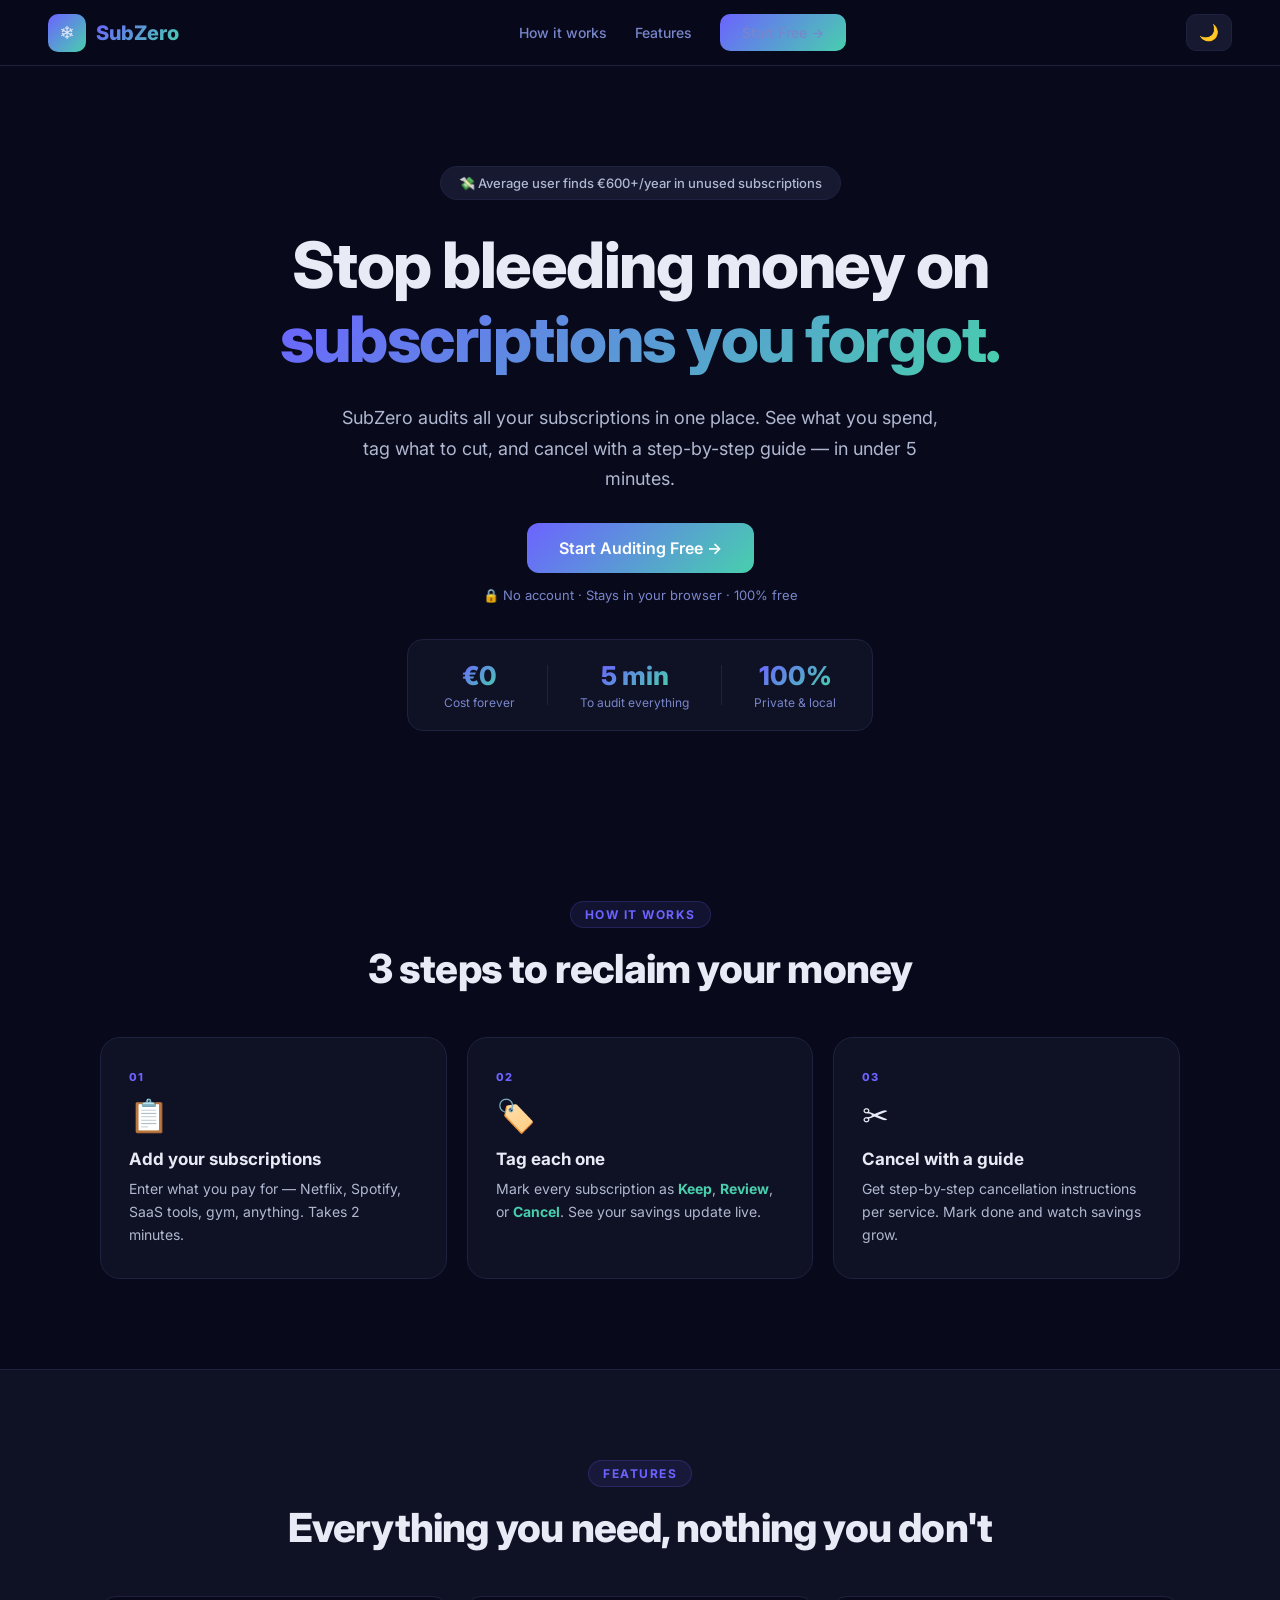
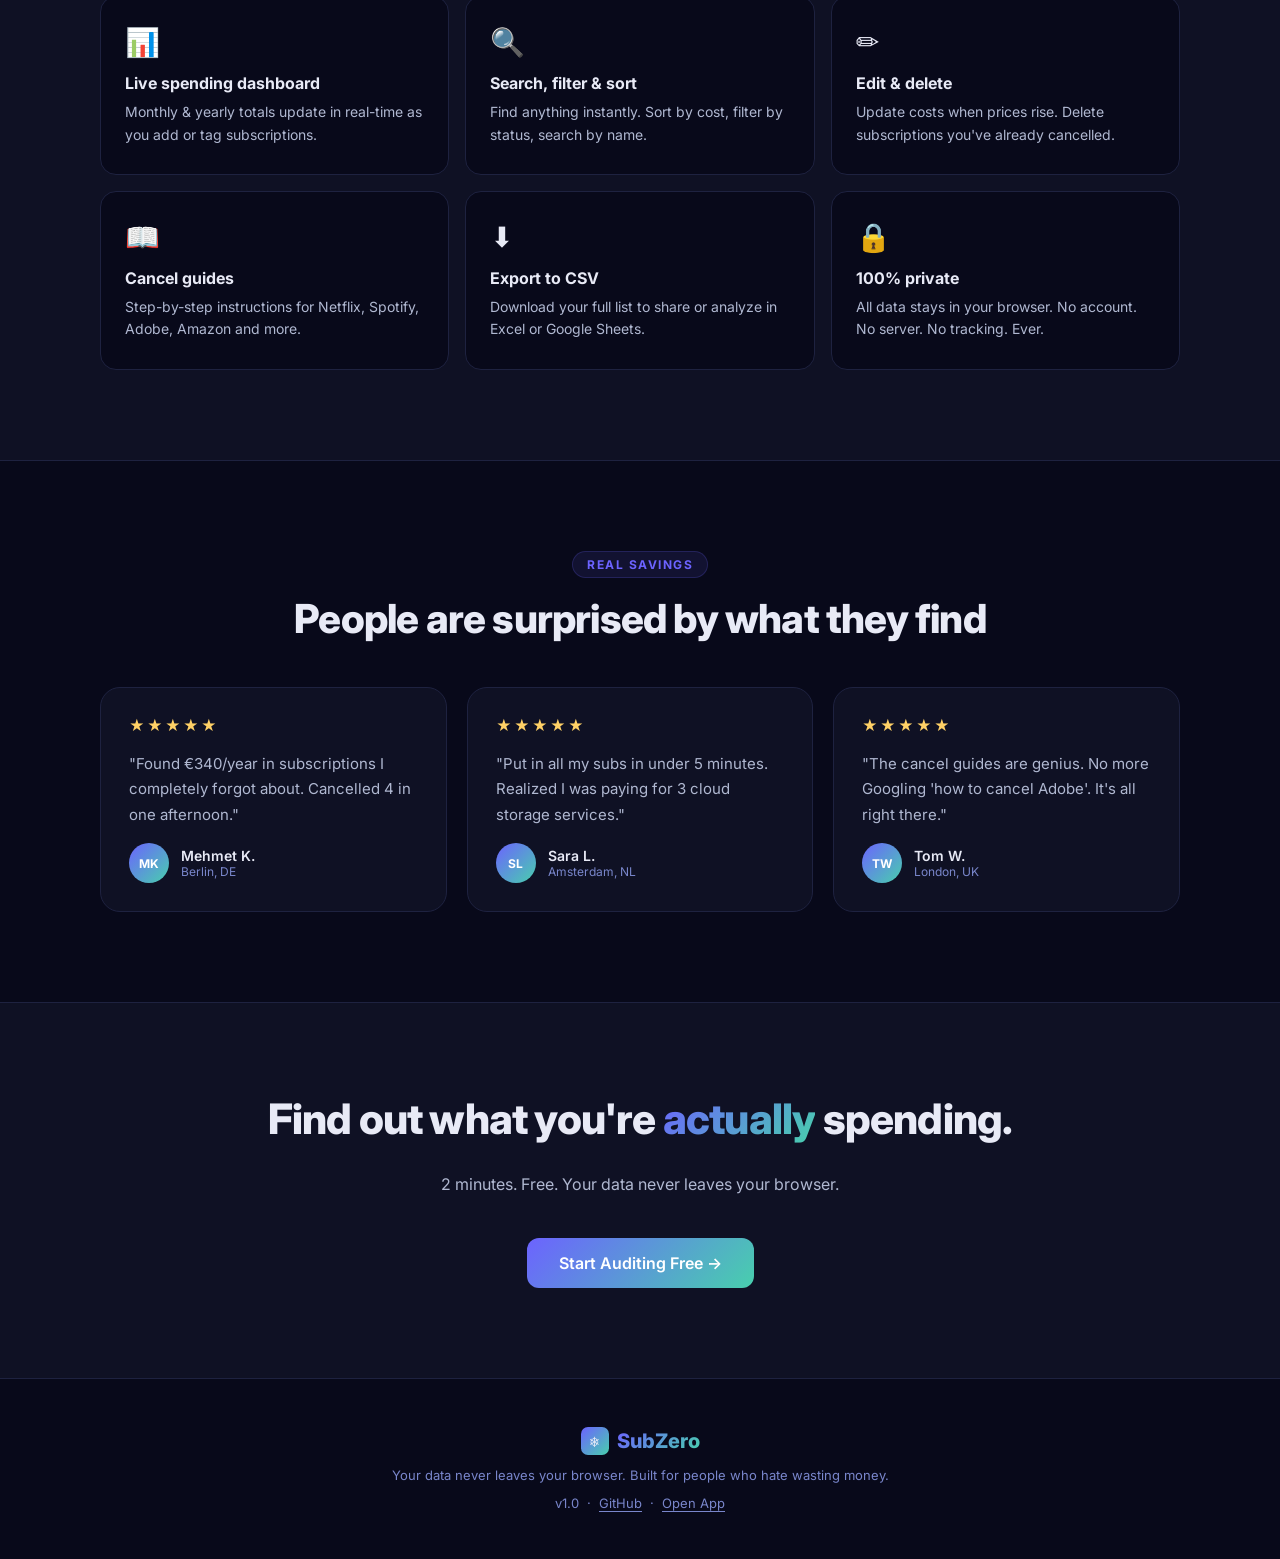
<file: index.html>
<!DOCTYPE html>
<html lang="en" data-theme="dark">
<head>
  <meta charset="UTF-8" />
  <meta name="viewport" content="width=device-width, initial-scale=1.0" />
  <title>SubZero – Stop Paying for Subscriptions You Don't Use</title>
  <meta name="description" content="SubZero helps you track, audit and cancel subscriptions you're wasting money on. Free. Private. No sign-up." />
  <link rel="preconnect" href="https://fonts.googleapis.com" />
  <link rel="preconnect" href="https://fonts.gstatic.com" crossorigin />
  <link href="https://fonts.googleapis.com/css2?family=Inter:wght@400;500;600;700;800&display=swap" rel="stylesheet" />
  <link rel="stylesheet" href="assets/css/main.css" />
</head>
<body>

  <!-- NAVBAR -->
  <nav class="navbar">
    <div class="nav-logo">
      <div class="logo-icon">❄</div>
      <span class="logo-text">SubZero</span>
    </div>
    <div class="nav-links">
      <a href="#how-it-works">How it works</a>
      <a href="#features">Features</a>
      <a href="pages/app.html" class="btn btn-primary">Start Free →</a>
    </div>
    <button class="btn-icon" onclick="toggleTheme()" id="theme-btn" title="Toggle theme">🌙</button>
  </nav>

  <!-- HERO -->
  <section class="hero">
    <div class="hero-inner">
      <div class="hero-badge">💸 Average user finds €600+/year in unused subscriptions</div>
      <h1 class="hero-title">
        Stop bleeding money on<br />
        <span class="gradient-text">subscriptions you forgot.</span>
      </h1>
      <p class="hero-sub">
        SubZero audits all your subscriptions in one place. See what you spend,
        tag what to cut, and cancel with a step-by-step guide — in under 5 minutes.
      </p>
      <div class="hero-cta">
        <a href="pages/app.html" class="btn btn-primary btn-lg">Start Auditing Free →</a>
        <span class="hero-note">🔒 No account · Stays in your browser · 100% free</span>
      </div>
      <div class="hero-stats">
        <div class="hero-stat">
          <span class="stat-val">€0</span>
          <span class="stat-lbl">Cost forever</span>
        </div>
        <div class="hero-divider"></div>
        <div class="hero-stat">
          <span class="stat-val">5 min</span>
          <span class="stat-lbl">To audit everything</span>
        </div>
        <div class="hero-divider"></div>
        <div class="hero-stat">
          <span class="stat-val">100%</span>
          <span class="stat-lbl">Private & local</span>
        </div>
      </div>
    </div>
  </section>

  <!-- HOW IT WORKS -->
  <section class="section" id="how-it-works">
    <div class="section-inner">
      <p class="section-tag">How it works</p>
      <h2 class="section-title">3 steps to reclaim your money</h2>
      <div class="steps-grid">
        <div class="step-card">
          <div class="step-num">01</div>
          <div class="step-icon">📋</div>
          <h3>Add your subscriptions</h3>
          <p>Enter what you pay for — Netflix, Spotify, SaaS tools, gym, anything. Takes 2 minutes.</p>
        </div>
        <div class="step-card">
          <div class="step-num">02</div>
          <div class="step-icon">🏷️</div>
          <h3>Tag each one</h3>
          <p>Mark every subscription as <strong>Keep</strong>, <strong>Review</strong>, or <strong>Cancel</strong>. See your savings update live.</p>
        </div>
        <div class="step-card">
          <div class="step-num">03</div>
          <div class="step-icon">✂️</div>
          <h3>Cancel with a guide</h3>
          <p>Get step-by-step cancellation instructions per service. Mark done and watch savings grow.</p>
        </div>
      </div>
    </div>
  </section>

  <!-- FEATURES -->
  <section class="section section-alt" id="features">
    <div class="section-inner">
      <p class="section-tag">Features</p>
      <h2 class="section-title">Everything you need, nothing you don't</h2>
      <div class="features-grid">
        <div class="feature-card">
          <div class="feature-icon">📊</div>
          <h3>Live spending dashboard</h3>
          <p>Monthly & yearly totals update in real-time as you add or tag subscriptions.</p>
        </div>
        <div class="feature-card">
          <div class="feature-icon">🔍</div>
          <h3>Search, filter & sort</h3>
          <p>Find anything instantly. Sort by cost, filter by status, search by name.</p>
        </div>
        <div class="feature-card">
          <div class="feature-icon">✏️</div>
          <h3>Edit & delete</h3>
          <p>Update costs when prices rise. Delete subscriptions you've already cancelled.</p>
        </div>
        <div class="feature-card">
          <div class="feature-icon">📖</div>
          <h3>Cancel guides</h3>
          <p>Step-by-step instructions for Netflix, Spotify, Adobe, Amazon and more.</p>
        </div>
        <div class="feature-card">
          <div class="feature-icon">⬇️</div>
          <h3>Export to CSV</h3>
          <p>Download your full list to share or analyze in Excel or Google Sheets.</p>
        </div>
        <div class="feature-card">
          <div class="feature-icon">🔒</div>
          <h3>100% private</h3>
          <p>All data stays in your browser. No account. No server. No tracking. Ever.</p>
        </div>
      </div>
    </div>
  </section>

  <!-- TESTIMONIALS -->
  <section class="section" id="proof">
    <div class="section-inner">
      <p class="section-tag">Real savings</p>
      <h2 class="section-title">People are surprised by what they find</h2>
      <div class="testimonials-grid">
        <div class="testimonial-card">
          <div class="stars">★★★★★</div>
          <p>"Found €340/year in subscriptions I completely forgot about. Cancelled 4 in one afternoon."</p>
          <div class="t-author">
            <div class="avatar">MK</div>
            <div>
              <div class="author-name">Mehmet K.</div>
              <div class="author-loc">Berlin, DE</div>
            </div>
          </div>
        </div>
        <div class="testimonial-card">
          <div class="stars">★★★★★</div>
          <p>"Put in all my subs in under 5 minutes. Realized I was paying for 3 cloud storage services."</p>
          <div class="t-author">
            <div class="avatar">SL</div>
            <div>
              <div class="author-name">Sara L.</div>
              <div class="author-loc">Amsterdam, NL</div>
            </div>
          </div>
        </div>
        <div class="testimonial-card">
          <div class="stars">★★★★★</div>
          <p>"The cancel guides are genius. No more Googling 'how to cancel Adobe'. It's all right there."</p>
          <div class="t-author">
            <div class="avatar">TW</div>
            <div>
              <div class="author-name">Tom W.</div>
              <div class="author-loc">London, UK</div>
            </div>
          </div>
        </div>
      </div>
    </div>
  </section>

  <!-- CTA BANNER -->
  <section class="cta-banner">
    <div class="section-inner" style="text-align:center;">
      <h2>Find out what you're <span class="gradient-text">actually</span> spending.</h2>
      <p>2 minutes. Free. Your data never leaves your browser.</p>
      <a href="pages/app.html" class="btn btn-primary btn-lg">Start Auditing Free →</a>
    </div>
  </section>

  <!-- FOOTER -->
  <footer class="footer">
    <div class="footer-inner">
      <div class="footer-logo">
        <div class="logo-icon logo-sm">❄</div>
        <span class="logo-text">SubZero</span>
      </div>
      <p class="footer-copy">Your data never leaves your browser. Built for people who hate wasting money.</p>
      <p class="footer-links">
        v1.0 &nbsp;·&nbsp;
        <a href="https://github.com/sraboni-bhuiyan/subzero" target="_blank">GitHub</a>
        &nbsp;·&nbsp;
        <a href="pages/app.html">Open App</a>
      </p>
    </div>
  </footer>

  <script src="assets/js/theme.js"></script>
</body>
</html>
</file>
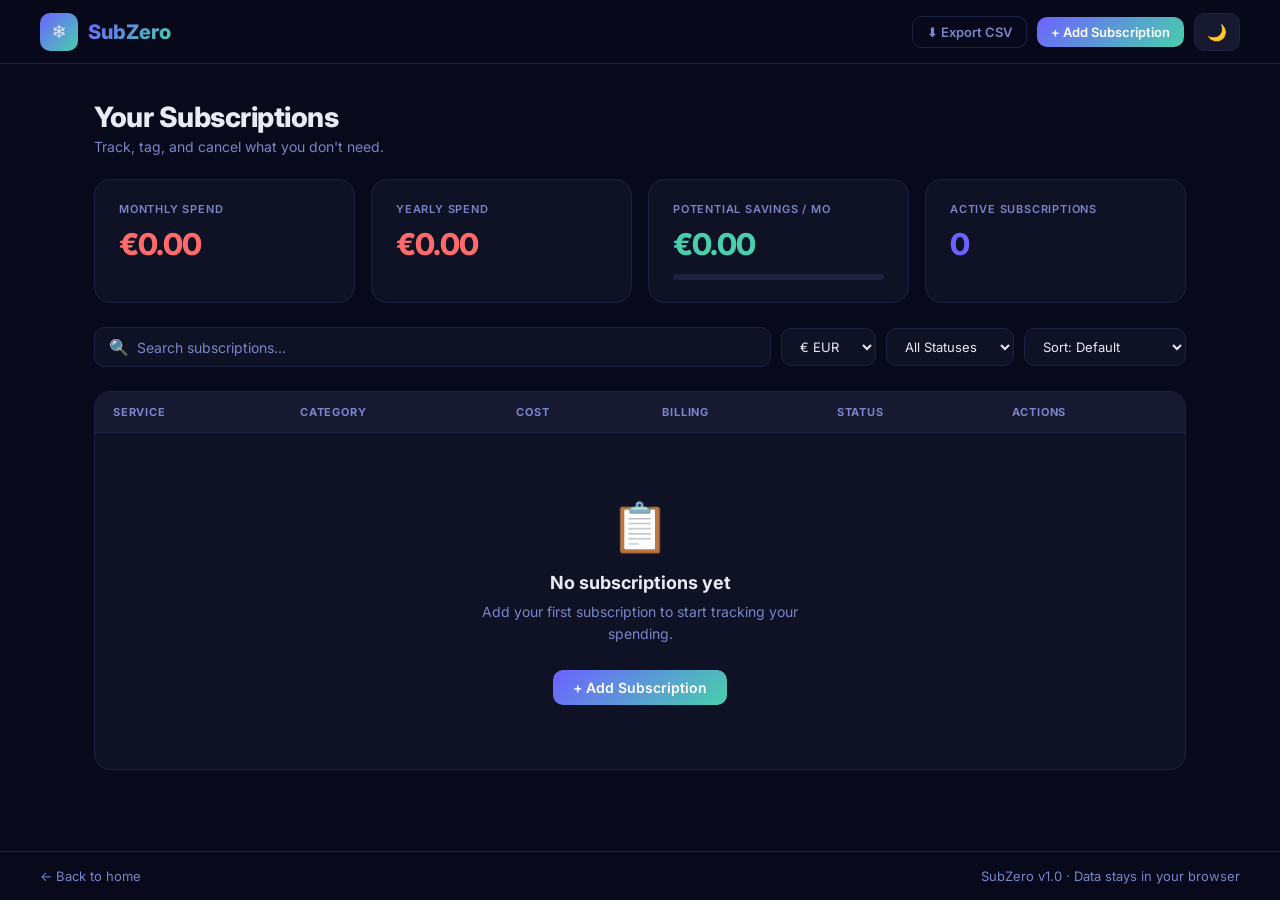
<file: pages/app.html>
<!DOCTYPE html>
<html lang="en" data-theme="dark">
<head>
  <meta charset="UTF-8" />
  <meta name="viewport" content="width=device-width, initial-scale=1.0" />
  <title>SubZero – Dashboard</title>
  <link rel="preconnect" href="https://fonts.googleapis.com" />
  <link rel="preconnect" href="https://fonts.gstatic.com" crossorigin />
  <link href="https://fonts.googleapis.com/css2?family=Inter:wght@400;500;600;700;800&display=swap" rel="stylesheet" />
  <link rel="stylesheet" href="../assets/css/app.css" />
</head>
<body>

  <!-- NAVBAR -->
  <nav class="navbar">
    <a href="../index.html" class="nav-logo">
      <div class="logo-icon">❄</div>
      <span class="logo-text">SubZero</span>
    </a>
    <div class="nav-right">
      <button class="btn btn-ghost btn-sm" onclick="exportCSV()">⬇ Export CSV</button>
      <button class="btn btn-primary btn-sm" onclick="openAddModal()">+ Add Subscription</button>
      <button class="btn-icon" onclick="toggleTheme()" id="theme-btn" title="Toggle theme">🌙</button>
    </div>
  </nav>

  <!-- MAIN APP -->
  <main class="app-main">

    <!-- PAGE TITLE -->
    <div class="page-title">
      <div>
        <h1>Your Subscriptions</h1>
        <p>Track, tag, and cancel what you don't need.</p>
      </div>
    </div>

    <!-- STATS -->
    <div class="stats-grid">
      <div class="stat-card">
        <div class="stat-label">Monthly Spend</div>
        <div class="stat-value red" id="stat-monthly">€0.00</div>
      </div>
      <div class="stat-card">
        <div class="stat-label">Yearly Spend</div>
        <div class="stat-value red" id="stat-yearly">€0.00</div>
      </div>
      <div class="stat-card">
        <div class="stat-label">Potential Savings / mo</div>
        <div class="stat-value green" id="stat-savings">€0.00</div>
        <div class="progress-bar">
          <div class="progress-fill" id="savings-bar" style="width:0%"></div>
        </div>
      </div>
      <div class="stat-card">
        <div class="stat-label">Active Subscriptions</div>
        <div class="stat-value purple" id="stat-count">0</div>
      </div>
    </div>

    <!-- CONTROLS -->
    <div class="controls-row">
      <div class="search-wrap">
        <span>🔍</span>
        <input type="text" id="search-input" placeholder="Search subscriptions..." oninput="renderTable()" />
      </div>
      <select id="currency-select" onchange="changeCurrency()">
        <option value="€">€ EUR</option>
        <option value="$">$ USD</option>
        <option value="£">£ GBP</option>
        <option value="₺">₺ TRY</option>
        <option value="Fr">Fr CHF</option>
        <option value="zł">zł PLN</option>
      </select>
      <select id="filter-status" onchange="renderTable()">
        <option value="all">All Statuses</option>
        <option value="keep">✅ Keep</option>
        <option value="review">🔄 Review</option>
        <option value="cancel">❌ Cancel</option>
        <option value="none">— Untagged</option>
      </select>
      <select id="sort-select" onchange="renderTable()">
        <option value="none">Sort: Default</option>
        <option value="name-asc">Name A → Z</option>
        <option value="name-desc">Name Z → A</option>
        <option value="cost-asc">Cost: Low → High</option>
        <option value="cost-desc">Cost: High → Low</option>
      </select>
    </div>

    <!-- TABLE -->
    <div class="table-wrap">
      <table class="subs-table">
        <thead>
          <tr>
            <th>Service</th>
            <th class="hide-sm">Category</th>
            <th>Cost</th>
            <th class="hide-sm">Billing</th>
            <th>Status</th>
            <th>Actions</th>
          </tr>
        </thead>
        <tbody id="subs-body"></tbody>
      </table>

      <div id="empty-state" class="empty-state hidden">
        <div class="empty-icon">📋</div>
        <p class="empty-title">No subscriptions yet</p>
        <p class="empty-sub">Add your first subscription to start tracking your spending.</p>
        <button class="btn btn-primary" onclick="openAddModal()" style="margin-top:16px">
          + Add Subscription
        </button>
      </div>

      <div id="no-results" class="empty-state hidden">
        <div class="empty-icon">🔍</div>
        <p class="empty-title">No results found</p>
        <p class="empty-sub">Try a different search term or filter.</p>
      </div>
    </div>

  </main>

  <!-- FOOTER -->
  <footer class="app-footer">
    <a href="../index.html">← Back to home</a>
    <span>SubZero v1.0 · Data stays in your browser</span>
  </footer>

  <!-- TOAST -->
  <div id="toast" class="toast hidden"></div>

  <!-- ADD / EDIT MODAL -->
  <div id="add-modal" class="modal-overlay hidden">
    <div class="modal">
      <h2 id="modal-title">Add Subscription</h2>
      <div class="form-row">
        <div class="form-group">
          <label>Service Name</label>
          <input type="text" id="f-name" placeholder="e.g. Netflix" />
        </div>
        <div class="form-group">
          <label>Category</label>
          <select id="f-category">
            <option>Streaming</option>
            <option>Music</option>
            <option>Software</option>
            <option>Gaming</option>
            <option>News</option>
            <option>Fitness</option>
            <option>Cloud Storage</option>
            <option>Other</option>
          </select>
        </div>
      </div>
      <div class="form-row">
        <div class="form-group">
          <label>Cost (<span class="currency-label">€</span>)</label>
          <input type="number" id="f-cost" placeholder="9.99" step="0.01" min="0" />
        </div>
        <div class="form-group">
          <label>Billing Cycle</label>
          <select id="f-billing">
            <option value="monthly">Monthly</option>
            <option value="yearly">Yearly</option>
            <option value="weekly">Weekly</option>
          </select>
        </div>
      </div>
      <div class="form-group">
        <label>Status</label>
        <select id="f-status">
          <option value="none">Untagged</option>
          <option value="keep">✅ Keep</option>
          <option value="review">🔄 Review</option>
          <option value="cancel">❌ Cancel</option>
        </select>
      </div>
      <div class="modal-footer">
        <button class="btn btn-ghost" onclick="closeModal()">Cancel</button>
        <button class="btn btn-primary" id="modal-save-btn" onclick="saveSubscription()">
          Add Subscription
        </button>
      </div>
    </div>
  </div>

  <!-- CANCEL GUIDE MODAL -->
  <div id="cancel-modal" class="modal-overlay hidden">
    <div class="modal">
      <h2 id="cancel-title">Cancel Guide</h2>
      <div class="cancel-guide">
        <h4>How to cancel:</h4>
        <ol id="cancel-steps"></ol>
      </div>
      <div class="modal-footer">
        <button class="btn btn-ghost" onclick="closeCancelModal()">Close</button>
        <button class="btn btn-danger" onclick="markCancelled()">✓ Mark as Cancelled</button>
      </div>
    </div>
  </div>

  <!-- DELETE MODAL -->
  <div id="delete-modal" class="modal-overlay hidden">
    <div class="modal modal-sm">
      <h2>Delete Subscription</h2>
      <p class="delete-msg">
        Are you sure you want to delete <strong id="delete-name"></strong>?
        This cannot be undone.
      </p>
      <div class="modal-footer">
        <button class="btn btn-ghost" onclick="closeDeleteModal()">Cancel</button>
        <button class="btn btn-danger" onclick="confirmDelete()">Delete</button>
      </div>
    </div>
  </div>

  <script src="../assets/js/theme.js"></script>
  <script src="../assets/js/app.js"></script>
</body>
</html>
</file>
<file: assets/css/main.css>
/* ════════════════════════════════
   VARIABLES
════════════════════════════════ */
:root {
  --bg:          #08091a;
  --bg2:         #0f1124;
  --bg3:         #161930;
  --border:      #1e2240;
  --text:        #e8eaf6;
  --text-muted:  #7986cb;
  --text-dim:    #b0b8d1;
  --purple:      #6c63ff;
  --teal:        #48cfad;
  --red:         #ff6b6b;
  --yellow:      #ffd166;
  --gradient:    linear-gradient(135deg, #6c63ff, #48cfad);
}

[data-theme="light"] {
  --bg:         #f0f2ff;
  --bg2:        #ffffff;
  --bg3:        #e8ebff;
  --border:     #d0d4f0;
  --text:       #12152e;
  --text-muted: #5c6bc0;
  --text-dim:   #4a5180;
}

/* ════════════════════════════════
   RESET
════════════════════════════════ */
*, *::before, *::after { box-sizing: border-box; margin: 0; padding: 0; }
html { scroll-behavior: smooth; }
body {
  font-family: 'Inter', system-ui, sans-serif;
  background: var(--bg);
  color: var(--text);
  -webkit-font-smoothing: antialiased;
  transition: background 0.3s, color 0.3s;
}
a { color: inherit; text-decoration: none; }
strong { color: var(--text); }

/* ════════════════════════════════
   SHARED UTILITIES
════════════════════════════════ */
.gradient-text {
  background: var(--gradient);
  -webkit-background-clip: text;
  -webkit-text-fill-color: transparent;
  background-clip: text;
}

/* ════════════════════════════════
   BUTTONS
════════════════════════════════ */
.btn {
  display: inline-flex;
  align-items: center;
  justify-content: center;
  gap: 6px;
  padding: 10px 22px;
  border-radius: 10px;
  border: none;
  cursor: pointer;
  font-family: inherit;
  font-size: 14px;
  font-weight: 600;
  transition: all 0.2s ease;
  white-space: nowrap;
  text-decoration: none;
}
.btn-primary {
  background: var(--gradient);
  color: #fff;
}
.btn-primary:hover {
  opacity: 0.88;
  transform: translateY(-1px);
}
.btn-ghost {
  background: transparent;
  border: 1px solid var(--border);
  color: var(--text-muted);
}
.btn-ghost:hover {
  border-color: var(--purple);
  color: var(--text);
}
.btn-lg {
  padding: 15px 32px;
  font-size: 16px;
  border-radius: 12px;
}
.btn-icon {
  background: var(--bg3);
  border: 1px solid var(--border);
  color: var(--text);
  padding: 8px 12px;
  border-radius: 10px;
  font-size: 16px;
  cursor: pointer;
  transition: border-color 0.2s;
}
.btn-icon:hover { border-color: var(--purple); }

/* ════════════════════════════════
   NAVBAR
════════════════════════════════ */
.navbar {
  position: sticky;
  top: 0;
  z-index: 100;
  display: flex;
  align-items: center;
  justify-content: space-between;
  padding: 0 48px;
  height: 66px;
  background: rgba(8, 9, 26, 0.85);
  backdrop-filter: blur(16px);
  -webkit-backdrop-filter: blur(16px);
  border-bottom: 1px solid var(--border);
  gap: 16px;
}

[data-theme="light"] .navbar {
  background: rgba(255, 255, 255, 0.88);
}

.nav-logo {
  display: flex;
  align-items: center;
  gap: 10px;
  text-decoration: none;
}

.logo-icon {
  width: 38px;
  height: 38px;
  background: var(--gradient);
  border-radius: 10px;
  display: flex;
  align-items: center;
  justify-content: center;
  font-size: 18px;
  flex-shrink: 0;
}

.logo-sm {
  width: 28px;
  height: 28px;
  font-size: 14px;
  border-radius: 7px;
}

.logo-text {
  font-size: 20px;
  font-weight: 800;
  background: var(--gradient);
  -webkit-background-clip: text;
  -webkit-text-fill-color: transparent;
  background-clip: text;
}

.nav-links {
  display: flex;
  align-items: center;
  gap: 28px;
}

.nav-links a {
  font-size: 14px;
  font-weight: 500;
  color: var(--text-muted);
  transition: color 0.2s;
}

.nav-links a:hover { color: var(--text); }

/* ════════════════════════════════
   HERO
════════════════════════════════ */
.hero {
  display: flex;
  justify-content: center;
  padding: 100px 24px 80px;
  text-align: center;
}

.hero-inner {
  max-width: 780px;
  display: flex;
  flex-direction: column;
  align-items: center;
  gap: 28px;
}

.hero-badge {
  display: inline-flex;
  align-items: center;
  gap: 8px;
  background: var(--bg3);
  border: 1px solid var(--border);
  border-radius: 50px;
  padding: 8px 18px;
  font-size: 13px;
  font-weight: 500;
  color: var(--text-dim);
}

.hero-title {
  font-size: clamp(36px, 6vw, 64px);
  font-weight: 800;
  line-height: 1.15;
  letter-spacing: -1.5px;
}

.hero-sub {
  font-size: 18px;
  color: var(--text-dim);
  line-height: 1.7;
  max-width: 600px;
}

.hero-cta {
  display: flex;
  flex-direction: column;
  align-items: center;
  gap: 14px;
}

.hero-note {
  font-size: 13px;
  color: var(--text-muted);
}

.hero-stats {
  display: flex;
  align-items: center;
  gap: 32px;
  background: var(--bg2);
  border: 1px solid var(--border);
  border-radius: 16px;
  padding: 20px 36px;
  margin-top: 8px;
  flex-wrap: wrap;
  justify-content: center;
}

.hero-stat {
  display: flex;
  flex-direction: column;
  align-items: center;
  gap: 4px;
}

.stat-val {
  font-size: 26px;
  font-weight: 800;
  background: var(--gradient);
  -webkit-background-clip: text;
  -webkit-text-fill-color: transparent;
  background-clip: text;
}

.stat-lbl {
  font-size: 12px;
  color: var(--text-muted);
  text-align: center;
}

.hero-divider {
  width: 1px;
  height: 40px;
  background: var(--border);
}

/* ════════════════════════════════
   SECTIONS (shared)
════════════════════════════════ */
.section {
  padding: 90px 24px;
}

.section-alt {
  background: var(--bg2);
  border-top: 1px solid var(--border);
  border-bottom: 1px solid var(--border);
}

.section-inner {
  max-width: 1080px;
  margin: 0 auto;
  display: flex;
  flex-direction: column;
  align-items: center;
  gap: 16px;
  text-align: center;
}

.section-tag {
  font-size: 12px;
  font-weight: 700;
  text-transform: uppercase;
  letter-spacing: 1.5px;
  color: var(--purple);
  background: rgba(108, 99, 255, 0.1);
  border: 1px solid rgba(108, 99, 255, 0.2);
  padding: 5px 14px;
  border-radius: 50px;
}

.section-title {
  font-size: clamp(26px, 4vw, 40px);
  font-weight: 800;
  letter-spacing: -0.8px;
  margin-bottom: 8px;
}

/* ════════════════════════════════
   STEPS
════════════════════════════════ */
.steps-grid {
  display: grid;
  grid-template-columns: repeat(auto-fit, minmax(260px, 1fr));
  gap: 20px;
  width: 100%;
  margin-top: 20px;
}

.step-card {
  background: var(--bg2);
  border: 1px solid var(--border);
  border-radius: 20px;
  padding: 32px 28px;
  text-align: left;
  position: relative;
  transition: border-color 0.2s, transform 0.2s;
}

.step-card:hover {
  border-color: var(--purple);
  transform: translateY(-3px);
}

.step-num {
  font-size: 11px;
  font-weight: 800;
  letter-spacing: 1px;
  color: var(--purple);
  margin-bottom: 12px;
}

.step-icon {
  font-size: 32px;
  margin-bottom: 14px;
}

.step-card h3 {
  font-size: 17px;
  font-weight: 700;
  margin-bottom: 8px;
}

.step-card p {
  font-size: 14px;
  color: var(--text-dim);
  line-height: 1.65;
}

.step-card strong {
  color: var(--teal);
}

/* ════════════════════════════════
   FEATURES
════════════════════════════════ */
.features-grid {
  display: grid;
  grid-template-columns: repeat(auto-fit, minmax(280px, 1fr));
  gap: 16px;
  width: 100%;
  margin-top: 20px;
}

.feature-card {
  background: var(--bg);
  border: 1px solid var(--border);
  border-radius: 16px;
  padding: 28px 24px;
  text-align: left;
  transition: border-color 0.2s, transform 0.2s;
}

[data-theme="light"] .feature-card {
  background: var(--bg3);
}

.feature-card:hover {
  border-color: var(--teal);
  transform: translateY(-2px);
}

.feature-icon {
  font-size: 28px;
  margin-bottom: 14px;
}

.feature-card h3 {
  font-size: 16px;
  font-weight: 700;
  margin-bottom: 8px;
}

.feature-card p {
  font-size: 14px;
  color: var(--text-dim);
  line-height: 1.6;
}

/* ════════════════════════════════
   TESTIMONIALS
════════════════════════════════ */
.testimonials-grid {
  display: grid;
  grid-template-columns: repeat(auto-fit, minmax(280px, 1fr));
  gap: 20px;
  width: 100%;
  margin-top: 20px;
}

.testimonial-card {
  background: var(--bg2);
  border: 1px solid var(--border);
  border-radius: 20px;
  padding: 28px;
  text-align: left;
  display: flex;
  flex-direction: column;
  gap: 16px;
  transition: border-color 0.2s;
}

.testimonial-card:hover { border-color: var(--purple); }

.stars {
  color: #ffd166;
  font-size: 15px;
  letter-spacing: 2px;
}

.testimonial-card p {
  font-size: 15px;
  color: var(--text-dim);
  line-height: 1.7;
  flex: 1;
}

.t-author {
  display: flex;
  align-items: center;
  gap: 12px;
}

.avatar {
  width: 40px;
  height: 40px;
  border-radius: 50%;
  background: var(--gradient);
  display: flex;
  align-items: center;
  justify-content: center;
  font-size: 12px;
  font-weight: 700;
  color: #fff;
  flex-shrink: 0;
}

.author-name {
  font-size: 14px;
  font-weight: 600;
}

.author-loc {
  font-size: 12px;
  color: var(--text-muted);
}

/* ════════════════════════════════
   CTA BANNER
════════════════════════════════ */
.cta-banner {
  padding: 90px 24px;
  background: var(--bg2);
  border-top: 1px solid var(--border);
  text-align: center;
}

.cta-banner h2 {
  font-size: clamp(26px, 4vw, 42px);
  font-weight: 800;
  letter-spacing: -0.8px;
  margin-bottom: 14px;
}

.cta-banner p {
  font-size: 16px;
  color: var(--text-dim);
  margin-bottom: 28px;
}

/* ════════════════════════════════
   FOOTER
════════════════════════════════ */
.footer {
  padding: 48px 24px;
  border-top: 1px solid var(--border);
}

.footer-inner {
  max-width: 1080px;
  margin: 0 auto;
  display: flex;
  flex-direction: column;
  align-items: center;
  gap: 12px;
  text-align: center;
}

.footer-logo {
  display: flex;
  align-items: center;
  gap: 8px;
}

.footer-copy {
  font-size: 13px;
  color: var(--text-muted);
}

.footer-links {
  font-size: 13px;
  color: var(--text-muted);
}

.footer-links a {
  color: var(--text-muted);
  text-decoration: underline;
  text-underline-offset: 3px;
  transition: color 0.2s;
}

.footer-links a:hover { color: var(--text); }

/* ════════════════════════════════
   RESPONSIVE
════════════════════════════════ */
@media (max-width: 768px) {
  .navbar { padding: 0 20px; }
  .nav-links a:not(.btn) { display: none; }
  .hero { padding: 60px 20px 50px; }
  .hero-stats { padding: 16px 20px; gap: 20px; }
  .hero-divider { display: none; }
  .section { padding: 60px 20px; }
  .cta-banner { padding: 60px 20px; }
}
</file>
<file: assets/css/app.css>
/* ════════════════════════════════
   VARIABLES
════════════════════════════════ */
:root {
  --bg:          #08091a;
  --bg2:         #0f1124;
  --bg3:         #161930;
  --border:      #1e2240;
  --text:        #e8eaf6;
  --text-muted:  #7986cb;
  --text-dim:    #b0b8d1;
  --purple:      #6c63ff;
  --teal:        #48cfad;
  --red:         #ff6b6b;
  --yellow:      #ffd166;
  --gradient:    linear-gradient(135deg, #6c63ff, #48cfad);
}

[data-theme="light"] {
  --bg:         #f0f2ff;
  --bg2:        #ffffff;
  --bg3:        #e8ebff;
  --border:     #d0d4f0;
  --text:       #12152e;
  --text-muted: #5c6bc0;
  --text-dim:   #4a5180;
}

/* ════════════════════════════════
   RESET
════════════════════════════════ */
*, *::before, *::after { box-sizing: border-box; margin: 0; padding: 0; }
html { scroll-behavior: smooth; }

body {
  font-family: 'Inter', system-ui, sans-serif;
  background: var(--bg);
  color: var(--text);
  -webkit-font-smoothing: antialiased;
  transition: background 0.3s, color 0.3s;
  min-height: 100vh;
  display: flex;
  flex-direction: column;
}

a { color: inherit; text-decoration: none; }

/* ════════════════════════════════
   SHARED ELEMENTS
════════════════════════════════ */
.logo-icon {
  width: 38px;
  height: 38px;
  background: var(--gradient);
  border-radius: 10px;
  display: flex;
  align-items: center;
  justify-content: center;
  font-size: 18px;
  flex-shrink: 0;
}

.logo-text {
  font-size: 20px;
  font-weight: 800;
  background: var(--gradient);
  -webkit-background-clip: text;
  -webkit-text-fill-color: transparent;
  background-clip: text;
}

/* ════════════════════════════════
   BUTTONS
════════════════════════════════ */
.btn {
  display: inline-flex;
  align-items: center;
  justify-content: center;
  gap: 6px;
  padding: 9px 20px;
  border-radius: 10px;
  border: none;
  cursor: pointer;
  font-family: inherit;
  font-size: 14px;
  font-weight: 600;
  transition: all 0.2s ease;
  white-space: nowrap;
  text-decoration: none;
}

.btn-sm {
  padding: 7px 14px;
  font-size: 13px;
}

.btn-primary {
  background: var(--gradient);
  color: #fff;
}
.btn-primary:hover {
  opacity: 0.88;
  transform: translateY(-1px);
}

.btn-ghost {
  background: transparent;
  border: 1px solid var(--border);
  color: var(--text-muted);
}
.btn-ghost:hover {
  border-color: var(--purple);
  color: var(--text);
}

.btn-danger {
  background: rgba(255, 107, 107, 0.1);
  color: var(--red);
  border: 1px solid var(--red);
}
.btn-danger:hover {
  background: var(--red);
  color: #fff;
}

.btn-icon {
  background: var(--bg3);
  border: 1px solid var(--border);
  color: var(--text);
  padding: 8px 12px;
  border-radius: 10px;
  font-size: 16px;
  cursor: pointer;
  transition: border-color 0.2s;
  font-family: inherit;
}
.btn-icon:hover { border-color: var(--purple); }

/* ── Row action buttons ── */
.action-btn {
  padding: 5px 12px;
  border-radius: 7px;
  font-size: 12px;
  font-weight: 600;
  cursor: pointer;
  border: 1px solid transparent;
  transition: all 0.15s ease;
  font-family: inherit;
}
.action-btn:hover {
  transform: translateY(-1px);
  opacity: 0.85;
}

.action-keep {
  background: rgba(72, 207, 173, 0.12);
  color: var(--teal);
  border-color: rgba(72, 207, 173, 0.3);
}
.action-review {
  background: rgba(255, 209, 102, 0.1);
  color: var(--yellow);
  border-color: rgba(255, 209, 102, 0.3);
}
.action-cancel {
  background: rgba(255, 107, 107, 0.1);
  color: var(--red);
  border-color: rgba(255, 107, 107, 0.3);
}
.action-edit {
  background: var(--bg3);
  color: var(--text-muted);
  border-color: var(--border);
}
.action-delete {
  background: transparent;
  color: var(--red);
  border-color: transparent;
  font-size: 15px;
  padding: 4px 7px;
}

/* ════════════════════════════════
   NAVBAR
════════════════════════════════ */
.navbar {
  position: sticky;
  top: 0;
  z-index: 100;
  display: flex;
  align-items: center;
  justify-content: space-between;
  padding: 0 40px;
  height: 64px;
  background: rgba(8, 9, 26, 0.9);
  backdrop-filter: blur(16px);
  -webkit-backdrop-filter: blur(16px);
  border-bottom: 1px solid var(--border);
  gap: 16px;
  flex-shrink: 0;
}

[data-theme="light"] .navbar {
  background: rgba(255, 255, 255, 0.9);
}

.nav-logo {
  display: flex;
  align-items: center;
  gap: 10px;
}

.nav-right {
  display: flex;
  align-items: center;
  gap: 10px;
  flex-wrap: wrap;
}

/* ════════════════════════════════
   MAIN APP LAYOUT
════════════════════════════════ */
.app-main {
  flex: 1;
  max-width: 1140px;
  width: 100%;
  margin: 0 auto;
  padding: 36px 24px;
  display: flex;
  flex-direction: column;
  gap: 24px;
}

/* ════════════════════════════════
   PAGE TITLE
════════════════════════════════ */
.page-title h1 {
  font-size: 28px;
  font-weight: 800;
  letter-spacing: -0.5px;
}

.page-title p {
  font-size: 14px;
  color: var(--text-muted);
  margin-top: 4px;
}

/* ════════════════════════════════
   STATS GRID
════════════════════════════════ */
.stats-grid {
  display: grid;
  grid-template-columns: repeat(auto-fit, minmax(200px, 1fr));
  gap: 16px;
}

.stat-card {
  background: var(--bg2);
  border: 1px solid var(--border);
  border-radius: 16px;
  padding: 22px 24px;
  transition: border-color 0.2s, transform 0.2s;
}

.stat-card:hover {
  border-color: var(--purple);
  transform: translateY(-2px);
}

.stat-label {
  font-size: 11px;
  font-weight: 600;
  color: var(--text-muted);
  text-transform: uppercase;
  letter-spacing: 0.8px;
  margin-bottom: 10px;
}

.stat-value {
  font-size: 30px;
  font-weight: 800;
  letter-spacing: -0.5px;
}

.stat-value.red    { color: var(--red);    }
.stat-value.green  { color: var(--teal);   }
.stat-value.purple { color: var(--purple); }

.progress-bar {
  background: var(--border);
  border-radius: 99px;
  height: 6px;
  overflow: hidden;
  margin-top: 12px;
}

.progress-fill {
  height: 100%;
  border-radius: 99px;
  background: var(--gradient);
  transition: width 0.5s ease;
}

/* ════════════════════════════════
   CONTROLS ROW
════════════════════════════════ */
.controls-row {
  display: flex;
  gap: 10px;
  flex-wrap: wrap;
  align-items: center;
}

.search-wrap {
  display: flex;
  align-items: center;
  gap: 8px;
  background: var(--bg2);
  border: 1px solid var(--border);
  border-radius: 10px;
  padding: 9px 14px;
  flex: 1;
  min-width: 200px;
  transition: border-color 0.2s;
}
.search-wrap:focus-within { border-color: var(--purple); }

.search-wrap input {
  background: transparent;
  border: none;
  outline: none;
  color: var(--text);
  font-size: 14px;
  font-family: inherit;
  width: 100%;
}
.search-wrap input::placeholder { color: var(--text-muted); }

.controls-row select {
  background: var(--bg2);
  border: 1px solid var(--border);
  border-radius: 10px;
  padding: 9px 14px;
  color: var(--text);
  font-size: 13px;
  font-family: inherit;
  cursor: pointer;
  outline: none;
  transition: border-color 0.2s;
}
.controls-row select:hover,
.controls-row select:focus { border-color: var(--purple); }

/* ════════════════════════════════
   TABLE WRAP
════════════════════════════════ */
.table-wrap {
  background: var(--bg2);
  border: 1px solid var(--border);
  border-radius: 16px;
  overflow: hidden;
}

.subs-table {
  width: 100%;
  border-collapse: collapse;
}

.subs-table thead {
  background: var(--bg3);
}

.subs-table th {
  text-align: left;
  padding: 13px 18px;
  font-size: 11px;
  font-weight: 700;
  color: var(--text-muted);
  text-transform: uppercase;
  letter-spacing: 0.8px;
  border-bottom: 1px solid var(--border);
  white-space: nowrap;
}

.subs-table td {
  padding: 14px 18px;
  border-bottom: 1px solid var(--border);
  vertical-align: middle;
  font-size: 14px;
}

.subs-table tbody tr:last-child td {
  border-bottom: none;
}

.subs-table tbody tr {
  transition: background 0.15s;
}

.subs-table tbody tr:hover td {
  background: var(--bg3);
}

/* ── Service cell ── */
.sub-name {
  display: flex;
  align-items: center;
  gap: 12px;
}

.sub-icon {
  width: 38px;
  height: 38px;
  border-radius: 10px;
  display: flex;
  align-items: center;
  justify-content: center;
  font-size: 18px;
  flex-shrink: 0;
}

.sub-title {
  font-weight: 600;
  font-size: 14px;
  line-height: 1.3;
}

.sub-yearly {
  font-size: 12px;
  color: var(--text-muted);
  margin-top: 2px;
}

/* ── Cost cell ── */
.cost-main {
  font-weight: 700;
  font-size: 14px;
}

.cost-sub {
  font-size: 12px;
  color: var(--text-muted);
  margin-top: 2px;
}

/* ── Billing cell ── */
.billing-text {
  color: var(--text-dim);
  font-size: 13px;
}

/* ════════════════════════════════
   BADGES
════════════════════════════════ */
.badge {
  display: inline-block;
  padding: 4px 11px;
  border-radius: 99px;
  font-size: 11px;
  font-weight: 700;
  letter-spacing: 0.3px;
  white-space: nowrap;
}

.badge-keep {
  background: rgba(72, 207, 173, 0.12);
  color: var(--teal);
  border: 1px solid rgba(72, 207, 173, 0.25);
}
.badge-review {
  background: rgba(255, 209, 102, 0.1);
  color: var(--yellow);
  border: 1px solid rgba(255, 209, 102, 0.25);
}
.badge-cancel {
  background: rgba(255, 107, 107, 0.1);
  color: var(--red);
  border: 1px solid rgba(255, 107, 107, 0.25);
}
.badge-none {
  background: var(--bg3);
  color: var(--text-muted);
  border: 1px solid var(--border);
}

/* ── Actions cell ── */
.actions-row {
  display: flex;
  gap: 5px;
  flex-wrap: wrap;
  align-items: center;
}

/* ════════════════════════════════
   EMPTY STATES
════════════════════════════════ */
.empty-state {
  text-align: center;
  padding: 64px 24px;
  display: flex;
  flex-direction: column;
  align-items: center;
  gap: 8px;
}

.empty-icon {
  font-size: 48px;
  margin-bottom: 8px;
}

.empty-title {
  font-size: 18px;
  font-weight: 700;
}

.empty-sub {
  font-size: 14px;
  color: var(--text-muted);
  max-width: 320px;
  line-height: 1.6;
}

.hidden { display: none !important; }

/* ════════════════════════════════
   MODALS
════════════════════════════════ */
.modal-overlay {
  position: fixed;
  inset: 0;
  background: rgba(0, 0, 0, 0.7);
  display: flex;
  align-items: center;
  justify-content: center;
  z-index: 200;
  backdrop-filter: blur(8px);
  -webkit-backdrop-filter: blur(8px);
  padding: 20px;
}

.modal {
  background: var(--bg2);
  border: 1px solid var(--border);
  border-radius: 20px;
  padding: 32px;
  width: 100%;
  max-width: 480px;
  animation: slideUp 0.22s ease;
  box-shadow: 0 24px 64px rgba(0, 0, 0, 0.5);
}

.modal-sm {
  max-width: 380px;
}

@keyframes slideUp {
  from { transform: translateY(24px); opacity: 0; }
  to   { transform: translateY(0);    opacity: 1; }
}

.modal h2 {
  font-size: 20px;
  font-weight: 800;
  margin-bottom: 22px;
  background: var(--gradient);
  -webkit-background-clip: text;
  -webkit-text-fill-color: transparent;
  background-clip: text;
}

/* ── Form elements ── */
.form-group { margin-bottom: 16px; }

.form-group label {
  display: block;
  font-size: 12px;
  font-weight: 600;
  color: var(--text-muted);
  text-transform: uppercase;
  letter-spacing: 0.6px;
  margin-bottom: 7px;
}

.form-group input,
.form-group select {
  width: 100%;
  background: var(--bg);
  border: 1px solid var(--border);
  border-radius: 10px;
  padding: 11px 14px;
  color: var(--text);
  font-size: 14px;
  font-family: inherit;
  outline: none;
  transition: border-color 0.2s;
}

.form-group input:focus,
.form-group select:focus { border-color: var(--purple); }

.form-group input::placeholder { color: var(--text-muted); }

.form-row {
  display: grid;
  grid-template-columns: 1fr 1fr;
  gap: 14px;
}

.modal-footer {
  display: flex;
  gap: 10px;
  justify-content: flex-end;
  margin-top: 22px;
  padding-top: 18px;
  border-top: 1px solid var(--border);
}

/* ── Delete modal ── */
.delete-msg {
  font-size: 14px;
  color: var(--text-dim);
  line-height: 1.65;
  margin-bottom: 4px;
}

.delete-msg strong { color: var(--text); }

/* ── Cancel guide modal ── */
.cancel-guide {
  background: var(--bg);
  border: 1px solid var(--border);
  border-radius: 12px;
  padding: 18px;
  margin-top: 4px;
}

.cancel-guide h4 {
  font-size: 12px;
  font-weight: 700;
  text-transform: uppercase;
  letter-spacing: 0.6px;
  color: var(--yellow);
  margin-bottom: 12px;
}

.cancel-guide ol {
  padding-left: 18px;
  display: flex;
  flex-direction: column;
  gap: 8px;
}

.cancel-guide li {
  font-size: 14px;
  color: var(--text-dim);
  line-height: 1.5;
}

/* ════════════════════════════════
   TOAST
════════════════════════════════ */
.toast {
  position: fixed;
  bottom: 28px;
  left: 50%;
  transform: translateX(-50%);
  background: var(--bg2);
  border: 1px solid var(--border);
  color: var(--text);
  padding: 12px 22px;
  border-radius: 99px;
  font-size: 13px;
  font-weight: 500;
  box-shadow: 0 8px 32px rgba(0, 0, 0, 0.4);
  z-index: 300;
  white-space: nowrap;
  animation: toastIn 0.25s ease;
}

.toast.success { border-color: var(--teal);   color: var(--teal);   }
.toast.error   { border-color: var(--red);    color: var(--red);    }
.toast.info    { border-color: var(--purple); color: var(--purple); }

@keyframes toastIn {
  from { opacity: 0; transform: translateX(-50%) translateY(12px); }
  to   { opacity: 1; transform: translateX(-50%) translateY(0);    }
}

/* ════════════════════════════════
   APP FOOTER
════════════════════════════════ */
.app-footer {
  display: flex;
  align-items: center;
  justify-content: space-between;
  padding: 16px 40px;
  border-top: 1px solid var(--border);
  font-size: 13px;
  color: var(--text-muted);
  flex-shrink: 0;
}

.app-footer a {
  color: var(--text-muted);
  transition: color 0.2s;
}
.app-footer a:hover { color: var(--text); }

/* ════════════════════════════════
   RESPONSIVE
════════════════════════════════ */
@media (max-width: 768px) {
  .navbar        { padding: 0 16px; }
  .app-main      { padding: 20px 16px; gap: 16px; }
  .form-row      { grid-template-columns: 1fr; }
  .hide-sm       { display: none; }
  .stat-value    { font-size: 24px; }
  .controls-row  { gap: 8px; }
  .app-footer    { padding: 14px 16px; flex-direction: column; gap: 6px; text-align: center; }
  .subs-table th,
  .subs-table td { padding: 12px 12px; }
  .actions-row   { gap: 4px; }
  .action-btn    { padding: 4px 9px; font-size: 11px; }
  .modal         { padding: 22px; }
  .controls-row select { font-size: 12px; padding: 8px 10px; }
}

@media (max-width: 480px) {
  .nav-right .btn-ghost  { display: none; }
  .stats-grid            { grid-template-columns: 1fr 1fr; }
}
</file>
